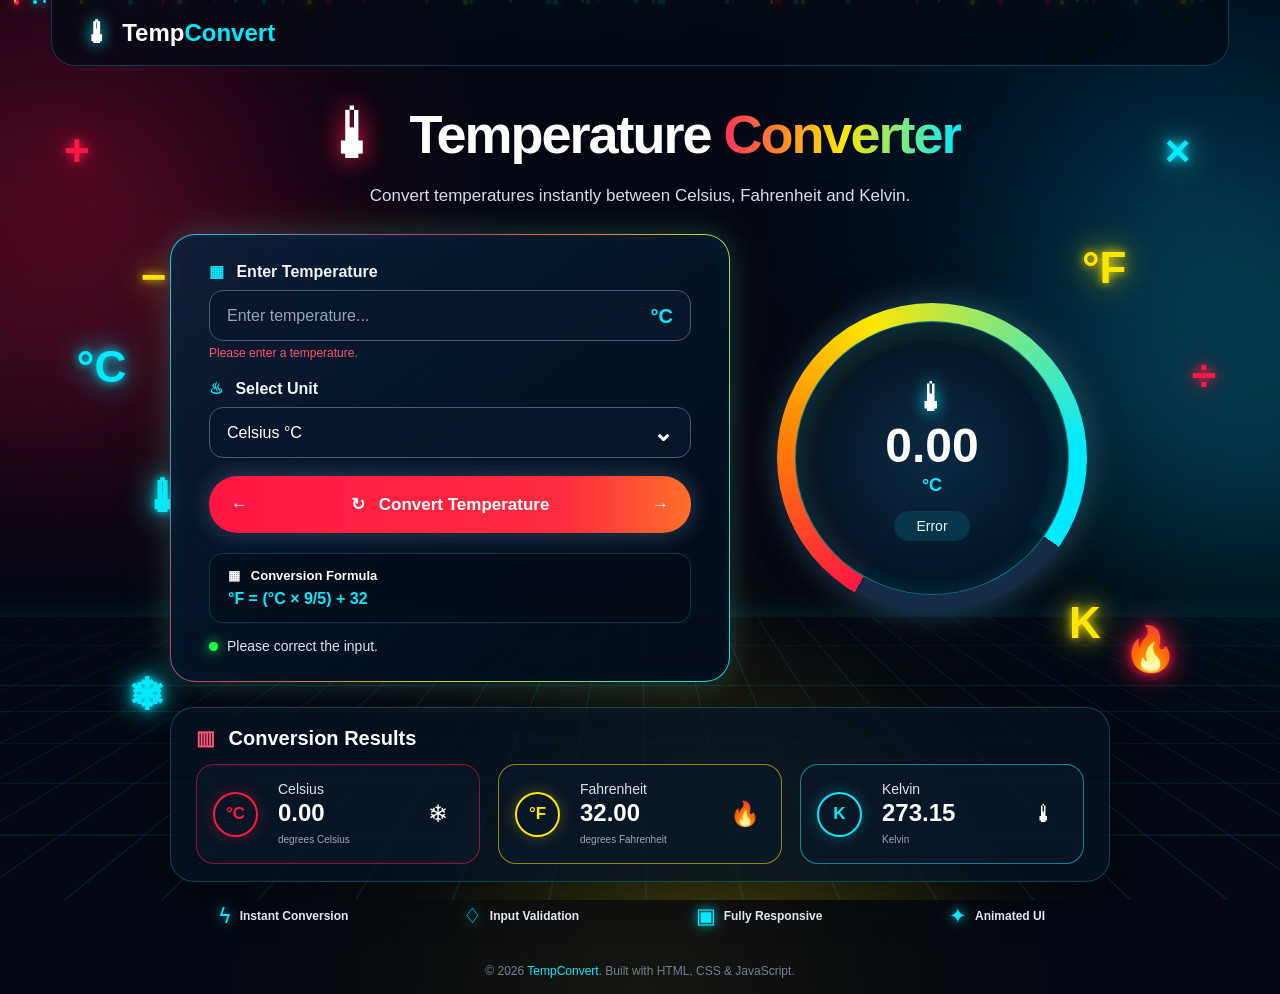
<file: index.html>
<!DOCTYPE html>
<html lang="en">
<head>
    <meta charset="UTF-8">
    <meta name="viewport" content="width=device-width, initial-scale=1.0">

    <title>TempConvert | Temperature Converter</title>

    <link rel="stylesheet" href="style.css">
</head>

<body>

    <!-- Background -->
    <div class="background">

        <div class="grid"></div>

        <div class="glow glow-red"></div>
        <div class="glow glow-cyan"></div>
        <div class="glow glow-yellow"></div>

        <span class="float red f1">+</span>
        <span class="float yellow f2">−</span>
        <span class="float cyan f3">×</span>
        <span class="float red f4">÷</span>

        <span class="float cyan f5">°C</span>
        <span class="float yellow f6">°F</span>
        <span class="float yellow f7">K</span>

        <span class="float cyan f8">❄</span>
        <span class="float red f9">🔥</span>
        <span class="float cyan f10">🌡</span>

        <div id="particles"></div>

    </div>


    <!-- Navigation -->
    <header class="navbar">

        <div class="logo">
            <span class="logo-icon">🌡</span>

            <span>
                Temp<span class="logo-blue">Convert</span>
            </span>
        </div>

    </header>


    <main class="container">

        <!-- Hero -->
        <section class="hero">

            <div class="hero-title">

                <span class="hero-icon">🌡</span>

                <h1>
                    Temperature
                    <span>Converter</span>
                </h1>

            </div>

            <p>
                Convert temperatures instantly between Celsius,
                Fahrenheit and Kelvin.
            </p>

        </section>


        <!-- Main Workspace -->
        <section class="workspace">


            <!-- Converter Card -->
            <div class="converter-card">

                <!-- Temperature Input -->
                <div class="field">

                    <label>
                        <span>▦</span>
                        Enter Temperature
                    </label>

                    <div class="input-wrap">

                        <input
                            id="temperature"
                            type="number"
                            step="any"
                            placeholder="Enter temperature..."
                            autocomplete="off"
                        >

                        <span id="inputUnit">°C</span>

                    </div>

                    <small id="errorMessage"></small>

                </div>


                <!-- Unit -->
                <div class="field">

                    <label>
                        <span>♨</span>
                        Select Unit
                    </label>

                    <div class="select-wrap">

                        <select id="unit">

                            <option value="celsius">
                                Celsius °C
                            </option>

                            <option value="fahrenheit">
                                Fahrenheit °F
                            </option>

                            <option value="kelvin">
                                Kelvin K
                            </option>

                        </select>

                        <b>⌄</b>

                    </div>

                </div>


                <!-- Convert Button -->
                <button
                    id="convertBtn"
                    class="convert-btn"
                >

                    <span>←</span>

                    <strong>
                        ↻ &nbsp; Convert Temperature
                    </strong>

                    <span>→</span>

                </button>


                <!-- Formula -->
                <div class="formula-box">

                    <div class="formula-title">
                        ▦ &nbsp; Conversion Formula
                    </div>

                    <div id="formula">
                        °F = (°C × 9/5) + 32
                    </div>

                </div>


                <!-- Status -->
                <div class="status">

                    <i></i>

                    <span id="statusText">
                        Ready
                    </span>

                </div>

            </div>


            <!-- Gauge -->
            <div class="gauge-card">

                <div class="gauge">

                    <div class="gauge-value">

                        <span class="gauge-thermo">
                            🌡
                        </span>

                        <strong id="gaugeValue">
                            0.00
                        </strong>

                        <b id="gaugeUnit">
                            °C
                        </b>

                        <em id="gaugeStatus">
                            Ready
                        </em>

                    </div>

                </div>

            </div>

        </section>


        <!-- Results -->
        <section class="results">

            <h2>
                <span>▥</span>
                Conversion Results
            </h2>


            <div class="result-grid">


                <!-- Celsius -->
                <article class="result-card celsius-card">

                    <div class="result-symbol">
                        °C
                    </div>

                    <div>

                        <p>
                            Celsius
                        </p>

                        <strong id="celsiusResult">
                            0.00
                        </strong>

                        <small>
                            degrees Celsius
                        </small>

                    </div>

                    <span>
                        ❄
                    </span>

                </article>


                <!-- Fahrenheit -->
                <article class="result-card fahrenheit-card">

                    <div class="result-symbol">
                        °F
                    </div>

                    <div>

                        <p>
                            Fahrenheit
                        </p>

                        <strong id="fahrenheitResult">
                            32.00
                        </strong>

                        <small>
                            degrees Fahrenheit
                        </small>

                    </div>

                    <span>
                        🔥
                    </span>

                </article>


                <!-- Kelvin -->
                <article class="result-card kelvin-card">

                    <div class="result-symbol">
                        K
                    </div>

                    <div>

                        <p>
                            Kelvin
                        </p>

                        <strong id="kelvinResult">
                            273.15
                        </strong>

                        <small>
                            Kelvin
                        </small>

                    </div>

                    <span>
                        🌡
                    </span>

                </article>

            </div>

        </section>


        <!-- Features -->
        <section class="features">

            <div>
                <span>ϟ</span>
                <b>Instant Conversion</b>
            </div>

            <div>
                <span>♢</span>
                <b>Input Validation</b>
            </div>

            <div>
                <span>▣</span>
                <b>Fully Responsive</b>
            </div>

            <div>
                <span>✦</span>
                <b>Animated UI</b>
            </div>

        </section>

    </main>


    <!-- Footer -->
    <footer>

        © 2026
        <span>TempConvert</span>.
        Built with HTML, CSS &amp; JavaScript.

    </footer>


    <script src="script.js"></script>

</body>
</html>
</file>
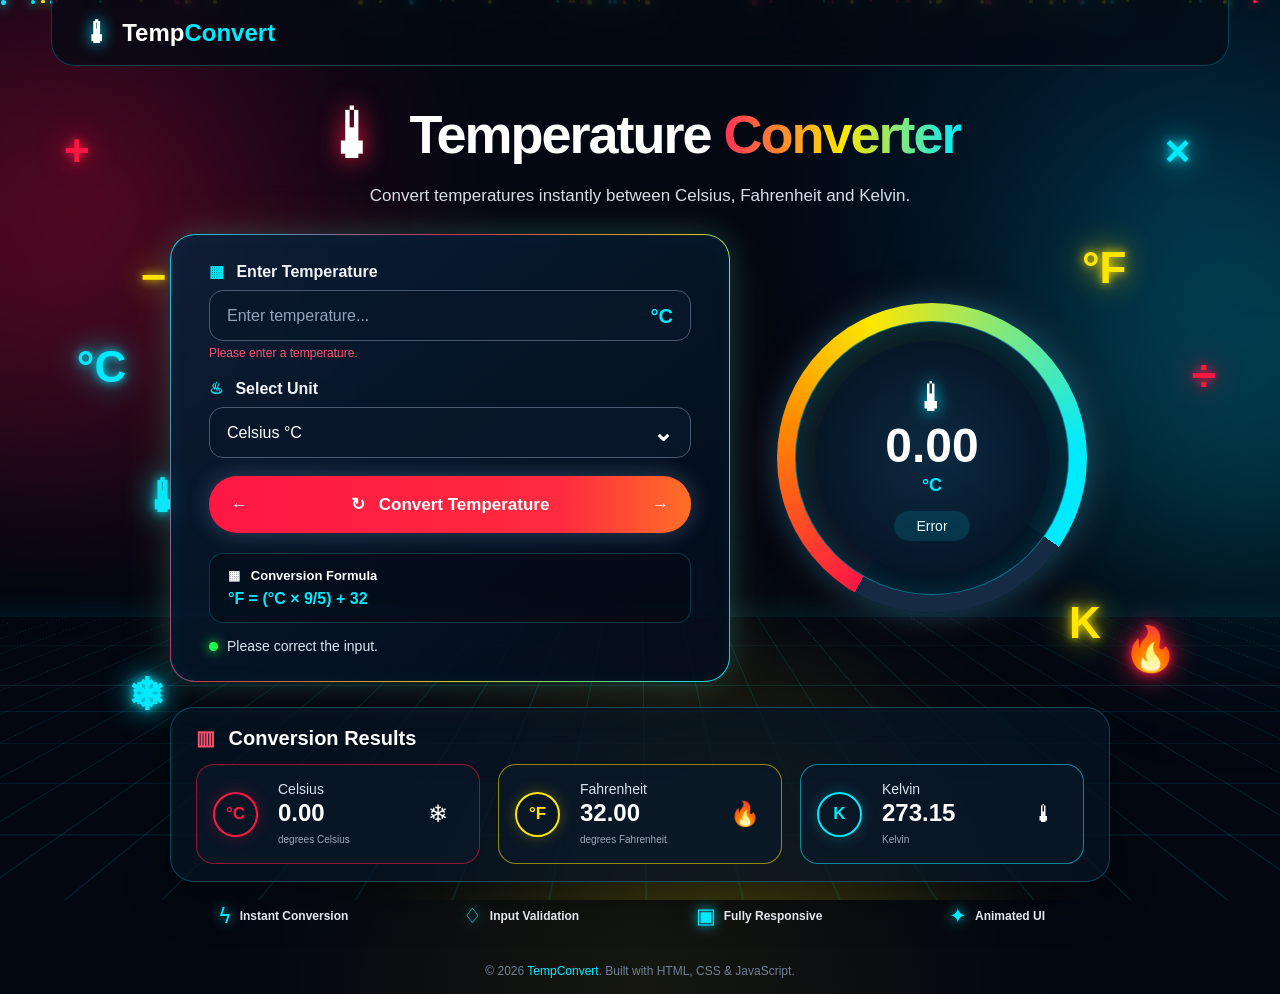
<file: WebDev-L1- Temperature Converter Website/index.html>
<!DOCTYPE html>
<html lang="en">
<head>
    <meta charset="UTF-8">
    <meta name="viewport" content="width=device-width, initial-scale=1.0">

    <title>TempConvert | Temperature Converter</title>

    <link rel="stylesheet" href="style.css">
</head>

<body>

    <!-- Background -->
    <div class="background">

        <div class="grid"></div>

        <div class="glow glow-red"></div>
        <div class="glow glow-cyan"></div>
        <div class="glow glow-yellow"></div>

        <span class="float red f1">+</span>
        <span class="float yellow f2">−</span>
        <span class="float cyan f3">×</span>
        <span class="float red f4">÷</span>

        <span class="float cyan f5">°C</span>
        <span class="float yellow f6">°F</span>
        <span class="float yellow f7">K</span>

        <span class="float cyan f8">❄</span>
        <span class="float red f9">🔥</span>
        <span class="float cyan f10">🌡</span>

        <div id="particles"></div>

    </div>


    <!-- Navigation -->
    <header class="navbar">

        <div class="logo">
            <span class="logo-icon">🌡</span>

            <span>
                Temp<span class="logo-blue">Convert</span>
            </span>
        </div>

    </header>


    <main class="container">

        <!-- Hero -->
        <section class="hero">

            <div class="hero-title">

                <span class="hero-icon">🌡</span>

                <h1>
                    Temperature
                    <span>Converter</span>
                </h1>

            </div>

            <p>
                Convert temperatures instantly between Celsius,
                Fahrenheit and Kelvin.
            </p>

        </section>


        <!-- Main Workspace -->
        <section class="workspace">


            <!-- Converter Card -->
            <div class="converter-card">

                <!-- Temperature Input -->
                <div class="field">

                    <label>
                        <span>▦</span>
                        Enter Temperature
                    </label>

                    <div class="input-wrap">

                        <input
                            id="temperature"
                            type="number"
                            step="any"
                            placeholder="Enter temperature..."
                            autocomplete="off"
                        >

                        <span id="inputUnit">°C</span>

                    </div>

                    <small id="errorMessage"></small>

                </div>


                <!-- Unit -->
                <div class="field">

                    <label>
                        <span>♨</span>
                        Select Unit
                    </label>

                    <div class="select-wrap">

                        <select id="unit">

                            <option value="celsius">
                                Celsius °C
                            </option>

                            <option value="fahrenheit">
                                Fahrenheit °F
                            </option>

                            <option value="kelvin">
                                Kelvin K
                            </option>

                        </select>

                        <b>⌄</b>

                    </div>

                </div>


                <!-- Convert Button -->
                <button
                    id="convertBtn"
                    class="convert-btn"
                >

                    <span>←</span>

                    <strong>
                        ↻ &nbsp; Convert Temperature
                    </strong>

                    <span>→</span>

                </button>


                <!-- Formula -->
                <div class="formula-box">

                    <div class="formula-title">
                        ▦ &nbsp; Conversion Formula
                    </div>

                    <div id="formula">
                        °F = (°C × 9/5) + 32
                    </div>

                </div>


                <!-- Status -->
                <div class="status">

                    <i></i>

                    <span id="statusText">
                        Ready
                    </span>

                </div>

            </div>


            <!-- Gauge -->
            <div class="gauge-card">

                <div class="gauge">

                    <div class="gauge-value">

                        <span class="gauge-thermo">
                            🌡
                        </span>

                        <strong id="gaugeValue">
                            0.00
                        </strong>

                        <b id="gaugeUnit">
                            °C
                        </b>

                        <em id="gaugeStatus">
                            Ready
                        </em>

                    </div>

                </div>

            </div>

        </section>


        <!-- Results -->
        <section class="results">

            <h2>
                <span>▥</span>
                Conversion Results
            </h2>


            <div class="result-grid">


                <!-- Celsius -->
                <article class="result-card celsius-card">

                    <div class="result-symbol">
                        °C
                    </div>

                    <div>

                        <p>
                            Celsius
                        </p>

                        <strong id="celsiusResult">
                            0.00
                        </strong>

                        <small>
                            degrees Celsius
                        </small>

                    </div>

                    <span>
                        ❄
                    </span>

                </article>


                <!-- Fahrenheit -->
                <article class="result-card fahrenheit-card">

                    <div class="result-symbol">
                        °F
                    </div>

                    <div>

                        <p>
                            Fahrenheit
                        </p>

                        <strong id="fahrenheitResult">
                            32.00
                        </strong>

                        <small>
                            degrees Fahrenheit
                        </small>

                    </div>

                    <span>
                        🔥
                    </span>

                </article>


                <!-- Kelvin -->
                <article class="result-card kelvin-card">

                    <div class="result-symbol">
                        K
                    </div>

                    <div>

                        <p>
                            Kelvin
                        </p>

                        <strong id="kelvinResult">
                            273.15
                        </strong>

                        <small>
                            Kelvin
                        </small>

                    </div>

                    <span>
                        🌡
                    </span>

                </article>

            </div>

        </section>


        <!-- Features -->
        <section class="features">

            <div>
                <span>ϟ</span>
                <b>Instant Conversion</b>
            </div>

            <div>
                <span>♢</span>
                <b>Input Validation</b>
            </div>

            <div>
                <span>▣</span>
                <b>Fully Responsive</b>
            </div>

            <div>
                <span>✦</span>
                <b>Animated UI</b>
            </div>

        </section>

    </main>


    <!-- Footer -->
    <footer>

        © 2026
        <span>TempConvert</span>.
        Built with HTML, CSS &amp; JavaScript.

    </footer>


    <script src="script.js"></script>

</body>
</html>
</file>
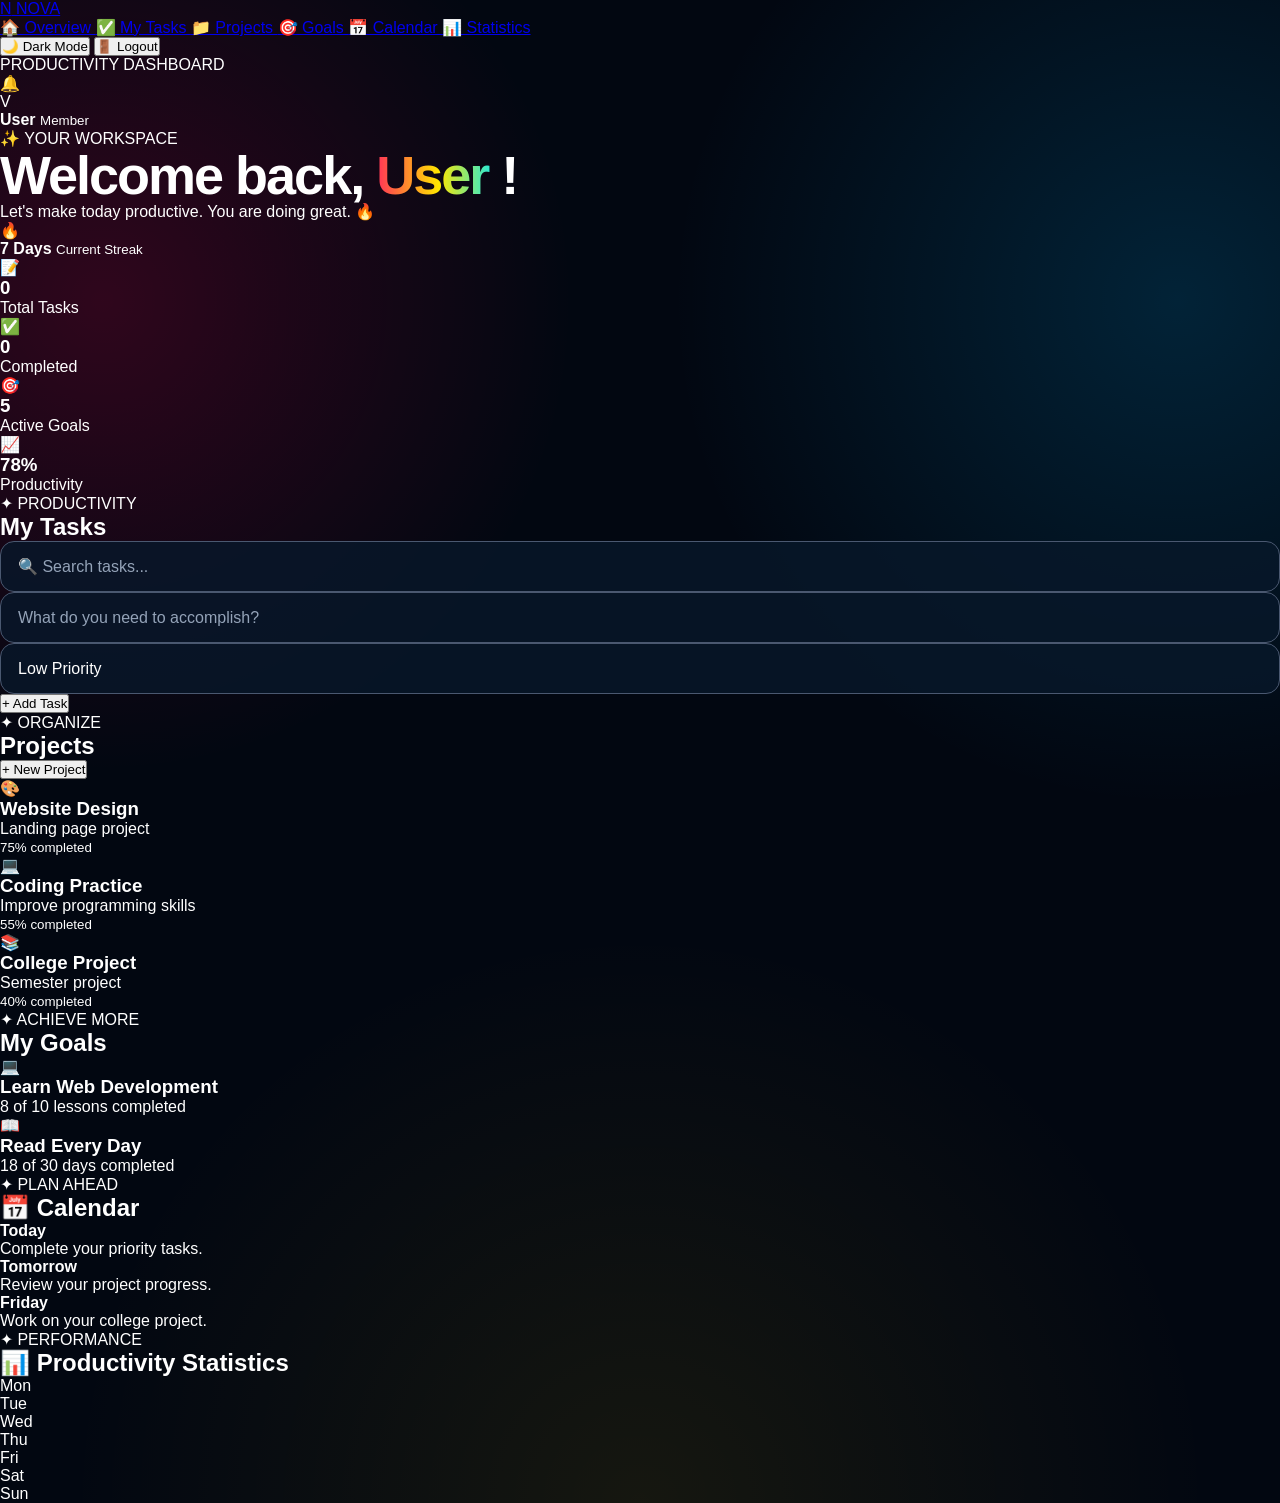
<file: dashboard.html>
<!DOCTYPE html>
<html lang="en">

<head>

    <meta charset="UTF-8">

    <meta
        name="viewport"
        content="width=device-width, initial-scale=1.0">

    <title>NOVA | Dashboard</title>

    <link rel="stylesheet" href="style.css">

</head>

<body class="dashboard-page">


    <!-- SIDEBAR -->

    <aside class="sidebar">

        <a href="dashboard.html" class="dashboard-logo">

            <span>N</span>

            NOVA

        </a>


        <nav class="side-nav">

            <a
                href="#overview"
                class="active">
                🏠 Overview
            </a>

            <a href="#tasks">
                ✅ My Tasks
            </a>

            <a href="#projects">
                📁 Projects
            </a>

            <a href="#goals">
                🎯 Goals
            </a>

            <a href="#calendar">
                📅 Calendar
            </a>

            <a href="#statistics">
                📊 Statistics
            </a>

        </nav>


        <div class="sidebar-bottom">

            <button id="themeButton">
                🌙 Dark Mode
            </button>

            <button id="logoutButton">
                🚪 Logout
            </button>

        </div>

    </aside>


    <!-- MAIN CONTENT -->

    <main class="dashboard-main">


        <!-- TOP BAR -->

        <header class="dashboard-topbar">

            <div>

                <span class="dashboard-label">
                    PRODUCTIVITY DASHBOARD
                </span>

            </div>


            <div class="profile-area">

                <div class="notification">
                    🔔
                </div>

                <div
                    class="user-avatar"
                    id="userAvatar">
                    V
                </div>

                <div>

                    <strong id="userName">
                        User
                    </strong>

                    <small>
                        Member
                    </small>

                </div>

            </div>

        </header>


        <div class="dashboard-container">


            <!-- WELCOME -->

            <section
                id="overview"
                class="welcome-section">

                <div>

                    <span class="welcome-badge">
                        ✨ YOUR WORKSPACE
                    </span>

                    <h1>
                        Welcome back,
                        <span id="dashboardName">
                            User
                        </span>!
                    </h1>

                    <p>
                        Let's make today productive.
                        You are doing great. 🔥
                    </p>

                </div>


                <div class="streak-box">

                    <span>🔥</span>

                    <div>

                        <strong>
                            7 Days
                        </strong>

                        <small>
                            Current Streak
                        </small>

                    </div>

                </div>

            </section>


            <!-- STATISTICS -->

            <section class="dashboard-cards">


                <div class="dashboard-card card-purple">

                    <div class="stat-icon">
                        📝
                    </div>

                    <div>

                        <h3 id="totalTasks">
                            0
                        </h3>

                        <p>
                            Total Tasks
                        </p>

                    </div>

                </div>


                <div class="dashboard-card card-green">

                    <div class="stat-icon">
                        ✅
                    </div>

                    <div>

                        <h3 id="completedTasks">
                            0
                        </h3>

                        <p>
                            Completed
                        </p>

                    </div>

                </div>


                <div class="dashboard-card card-orange">

                    <div class="stat-icon">
                        🎯
                    </div>

                    <div>

                        <h3>
                            5
                        </h3>

                        <p>
                            Active Goals
                        </p>

                    </div>

                </div>


                <div class="dashboard-card card-pink">

                    <div class="stat-icon">
                        📈
                    </div>

                    <div>

                        <h3>
                            78%
                        </h3>

                        <p>
                            Productivity
                        </p>

                    </div>

                </div>

            </section>


            <!-- TASKS -->

            <section
                id="tasks"
                class="dashboard-section">

                <div class="section-title">

                    <div>

                        <span>
                            ✦ PRODUCTIVITY
                        </span>

                        <h2>
                            My Tasks
                        </h2>

                    </div>

                    <div class="task-search">

                        <input
                            type="text"
                            id="taskSearch"
                            placeholder="🔍 Search tasks...">

                    </div>

                </div>


                <form
                    class="task-form"
                    id="taskForm">

                    <input
                        type="text"
                        id="taskInput"
                        placeholder="What do you need to accomplish?"
                        required>

                    <select id="taskPriority">

                        <option value="Low">
                            Low Priority
                        </option>

                        <option value="Medium">
                            Medium Priority
                        </option>

                        <option value="High">
                            High Priority
                        </option>

                    </select>

                    <button type="submit">
                        + Add Task
                    </button>

                </form>


                <div
                    id="taskList"
                    class="task-list">
                </div>

            </section>


            <!-- PROJECTS -->

            <section
                id="projects"
                class="dashboard-section">

                <div class="section-title">

                    <div>

                        <span>
                            ✦ ORGANIZE
                        </span>

                        <h2>
                            Projects
                        </h2>

                    </div>

                    <button class="small-button">
                        + New Project
                    </button>

                </div>


                <div class="project-grid">


                    <div class="project-card">

                        <div class="project-top">
                            🎨
                        </div>

                        <h3>
                            Website Design
                        </h3>

                        <p>
                            Landing page project
                        </p>

                        <div class="progress">

                            <div
                                style="width: 75%">
                            </div>

                        </div>

                        <small>
                            75% completed
                        </small>

                    </div>


                    <div class="project-card">

                        <div class="project-top">
                            💻
                        </div>

                        <h3>
                            Coding Practice
                        </h3>

                        <p>
                            Improve programming skills
                        </p>

                        <div class="progress">

                            <div
                                style="width: 55%">
                            </div>

                        </div>

                        <small>
                            55% completed
                        </small>

                    </div>


                    <div class="project-card">

                        <div class="project-top">
                            📚
                        </div>

                        <h3>
                            College Project
                        </h3>

                        <p>
                            Semester project
                        </p>

                        <div class="progress">

                            <div
                                style="width: 40%">
                            </div>

                        </div>

                        <small>
                            40% completed
                        </small>

                    </div>

                </div>

            </section>


            <!-- GOALS -->

            <section
                id="goals"
                class="dashboard-section">

                <div class="section-title">

                    <div>

                        <span>
                            ✦ ACHIEVE MORE
                        </span>

                        <h2>
                            My Goals
                        </h2>

                    </div>

                </div>


                <div class="goal-grid">


                    <div class="goal-card">

                        <span>
                            💻
                        </span>

                        <div>

                            <h3>
                                Learn Web Development
                            </h3>

                            <p>
                                8 of 10 lessons completed
                            </p>

                            <div class="progress">

                                <div
                                    style="width: 80%">
                                </div>

                            </div>

                        </div>

                    </div>


                    <div class="goal-card">

                        <span>
                            📖
                        </span>

                        <div>

                            <h3>
                                Read Every Day
                            </h3>

                            <p>
                                18 of 30 days completed
                            </p>

                            <div class="progress">

                                <div
                                    style="width: 60%">
                                </div>

                            </div>

                        </div>

                    </div>

                </div>

            </section>


            <!-- CALENDAR -->

            <section
                id="calendar"
                class="dashboard-section">

                <span>
                    ✦ PLAN AHEAD
                </span>

                <h2>
                    📅 Calendar
                </h2>

                <div class="calendar-box">

                    <div>
                        <strong>
                            Today
                        </strong>

                        <p>
                            Complete your priority tasks.
                        </p>
                    </div>

                    <div>
                        <strong>
                            Tomorrow
                        </strong>

                        <p>
                            Review your project progress.
                        </p>
                    </div>

                    <div>
                        <strong>
                            Friday
                        </strong>

                        <p>
                            Work on your college project.
                        </p>
                    </div>

                </div>

            </section>


            <!-- STATISTICS -->

            <section
                id="statistics"
                class="dashboard-section">

                <span>
                    ✦ PERFORMANCE
                </span>

                <h2>
                    📊 Productivity Statistics
                </h2>

                <div class="chart">

                    <div style="height: 40%">
                        <span>Mon</span>
                    </div>

                    <div style="height: 65%">
                        <span>Tue</span>
                    </div>

                    <div style="height: 50%">
                        <span>Wed</span>
                    </div>

                    <div style="height: 80%">
                        <span>Thu</span>
                    </div>

                    <div style="height: 70%">
                        <span>Fri</span>
                    </div>

                    <div style="height: 90%">
                        <span>Sat</span>
                    </div>

                    <div style="height: 60%">
                        <span>Sun</span>
                    </div>

                </div>

            </section>


        </div>

    </main>


    <script src="script.js"></script>

</body>

</html>
</file>
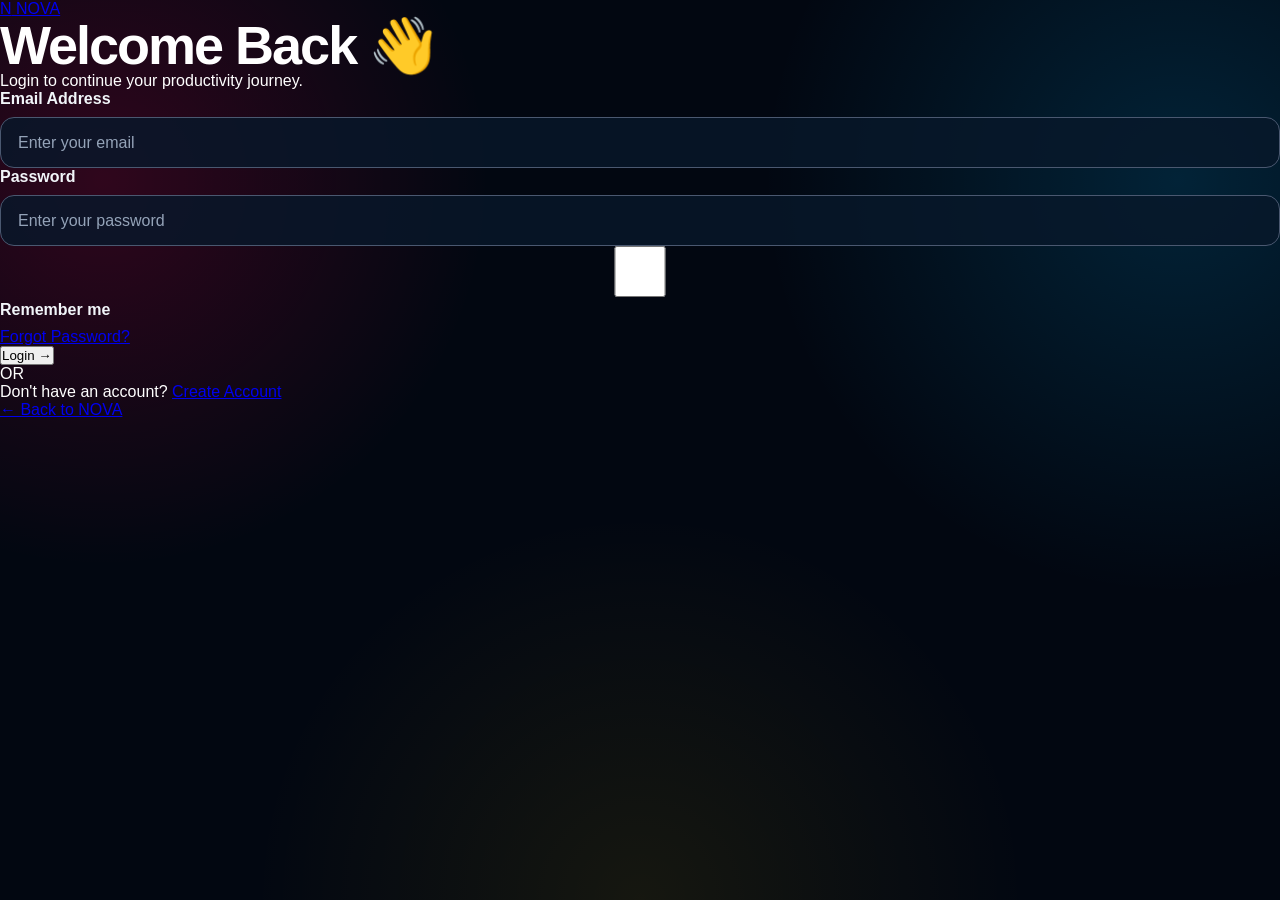
<file: login.html>
<!DOCTYPE html>
<html lang="en">

<head>
    <meta charset="UTF-8">
    <meta name="viewport" content="width=device-width, initial-scale=1.0">

    <title>NOVA | Login</title>

    <link rel="stylesheet" href="style.css">
</head>

<body>

    <div class="auth-page">

        <div class="auth-container">

            <a href="index.html" class="auth-logo">
                <span>N</span> NOVA
            </a>

            <h1>Welcome Back 👋</h1>

            <p class="auth-subtitle">
                Login to continue your productivity journey.
            </p>

            <form id="loginForm">

                <div class="form-group">

                    <label for="loginEmail">
                        Email Address
                    </label>

                    <input
                        type="email"
                        id="loginEmail"
                        placeholder="Enter your email"
                        required
                    >

                </div>

                <div class="form-group">

                    <label for="loginPassword">
                        Password
                    </label>

                    <input
                        type="password"
                        id="loginPassword"
                        placeholder="Enter your password"
                        required
                    >

                </div>

                <div class="form-options">

                    <label>
                        <input type="checkbox">
                        Remember me
                    </label>

                    <a href="#">
                        Forgot Password?
                    </a>

                </div>

                <button
                    type="submit"
                    class="auth-button">
                    Login →
                </button>

                <p
                    id="loginMessage"
                    class="auth-message">
                </p>

            </form>

            <div class="auth-divider">
                <span>OR</span>
            </div>

            <p class="auth-footer">

                Don't have an account?

                <a href="signup.html">
                    Create Account
                </a>

            </p>

            <p class="auth-footer">

                <a href="index.html">
                    ← Back to NOVA
                </a>

            </p>

        </div>

    </div>

    <script src="script.js"></script>

</body>

</html>
</file>
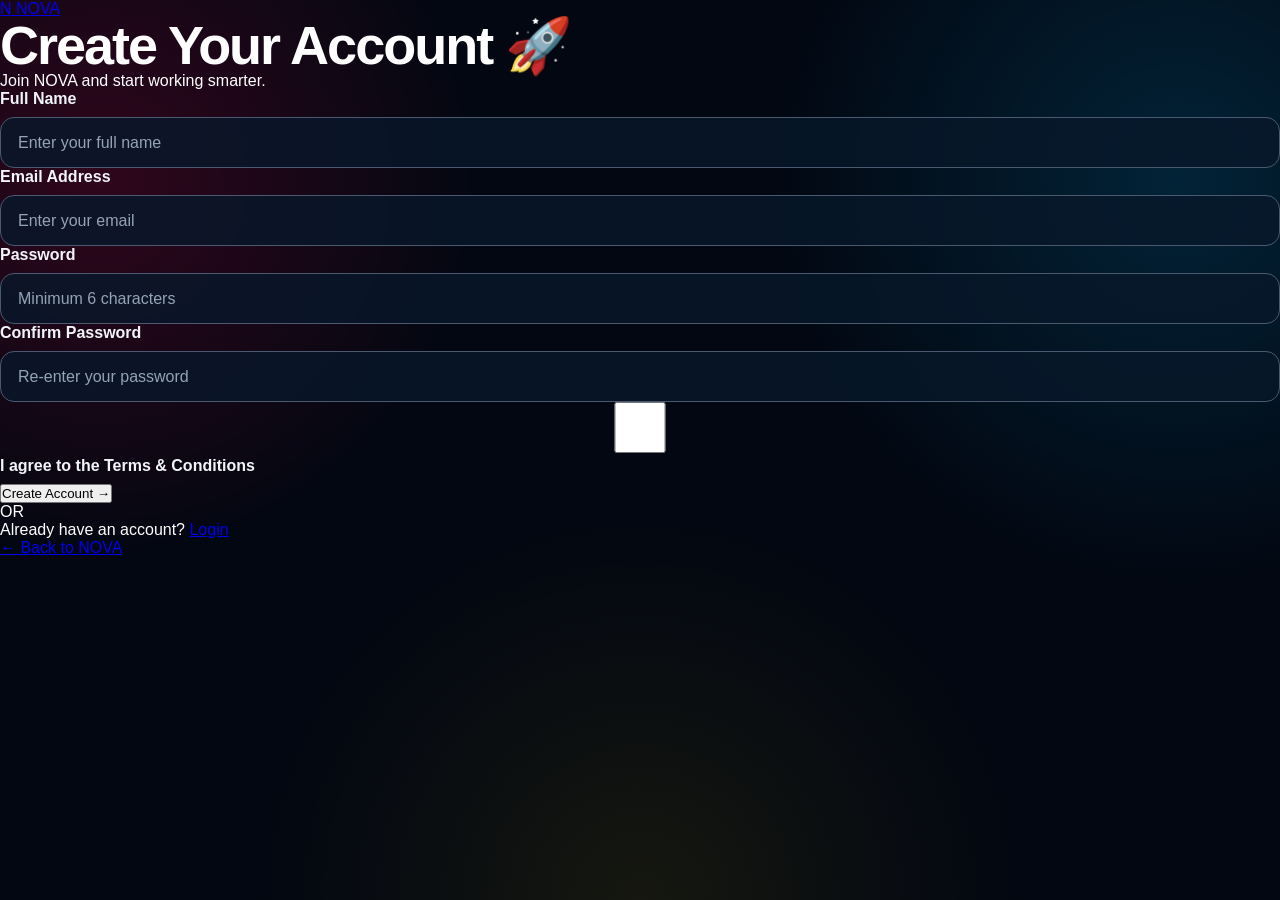
<file: signup.html>
<!DOCTYPE html>
<html lang="en">

<head>

    <meta charset="UTF-8">

    <meta
        name="viewport"
        content="width=device-width, initial-scale=1.0">

    <title>NOVA | Create Account</title>

    <link rel="stylesheet" href="style.css">

</head>

<body>

    <div class="auth-page">

        <div class="auth-container">

            <a href="index.html" class="auth-logo">
                <span>N</span> NOVA
            </a>

            <h1>Create Your Account 🚀</h1>

            <p class="auth-subtitle">
                Join NOVA and start working smarter.
            </p>


            <form id="signupForm">

                <div class="form-group">

                    <label for="signupName">
                        Full Name
                    </label>

                    <input
                        type="text"
                        id="signupName"
                        placeholder="Enter your full name"
                        required
                    >

                </div>


                <div class="form-group">

                    <label for="signupEmail">
                        Email Address
                    </label>

                    <input
                        type="email"
                        id="signupEmail"
                        placeholder="Enter your email"
                        required
                    >

                </div>


                <div class="form-group">

                    <label for="signupPassword">
                        Password
                    </label>

                    <input
                        type="password"
                        id="signupPassword"
                        placeholder="Minimum 6 characters"
                        required
                    >

                </div>


                <div class="form-group">

                    <label for="confirmPassword">
                        Confirm Password
                    </label>

                    <input
                        type="password"
                        id="confirmPassword"
                        placeholder="Re-enter your password"
                        required
                    >

                </div>


                <label class="terms">

                    <input
                        type="checkbox"
                        required>

                    I agree to the Terms & Conditions

                </label>


                <button
                    type="submit"
                    class="auth-button">

                    Create Account →

                </button>


                <p
                    id="signupMessage"
                    class="auth-message">
                </p>

            </form>


            <div class="auth-divider">
                <span>OR</span>
            </div>


            <p class="auth-footer">

                Already have an account?

                <a href="login.html">
                    Login
                </a>

            </p>


            <p class="auth-footer">

                <a href="index.html">
                    ← Back to NOVA
                </a>

            </p>

        </div>

    </div>


    <script src="script.js"></script>

</body>

</html>
</file>
<file: style.css>
* {
    box-sizing: border-box;
    margin: 0;
    padding: 0;
}

html {
    scroll-behavior: smooth;
}

body {
    min-height: 100vh;

    color: white;

    font-family:
        "Segoe UI",
        Arial,
        sans-serif;

    background:
        radial-gradient(
            circle at 8% 20%,
            rgba(255, 0, 80, 0.18),
            transparent 28%
        ),

        radial-gradient(
            circle at 92% 20%,
            rgba(0, 180, 255, 0.16),
            transparent 30%
        ),

        radial-gradient(
            circle at 50% 100%,
            rgba(255, 210, 0, 0.08),
            transparent 35%
        ),

        #020711;

    overflow-x: hidden;
}


/* =========================
   BACKGROUND
========================= */

.background {
    position: fixed;
    inset: 0;

    z-index: -2;

    overflow: hidden;

    pointer-events: none;
}


.grid {

    position: absolute;

    width: 180%;
    height: 55%;

    left: -40%;
    bottom: -5%;

    background-image:

        linear-gradient(
            rgba(0, 220, 255, 0.14) 1px,
            transparent 1px
        ),

        linear-gradient(
            90deg,
            rgba(0, 220, 255, 0.14) 1px,
            transparent 1px
        );

    background-size: 55px 55px;

    transform:
        perspective(500px)
        rotateX(62deg);

    box-shadow:
        0 -40px 100px
        rgba(0, 210, 255, 0.08);

    animation:
        gridMove 12s linear infinite;
}


@keyframes gridMove {

    to {
        background-position:
            0 55px,
            55px 0;
    }

}


.glow {

    position: absolute;

    width: 400px;
    height: 400px;

    border-radius: 50%;

    filter: blur(110px);

    opacity: 0.2;
}


.glow-red {

    background: #ff1744;

    left: -180px;
    top: 5%;
}


.glow-cyan {

    background: #00eaff;

    right: -180px;
    top: 20%;
}


.glow-yellow {

    background: #ffe600;

    left: 42%;
    bottom: -230px;
}


/* Floating symbols */

.float {

    position: absolute;

    font-weight: 800;

    font-size: 44px;

    text-shadow:
        0 0 10px currentColor,
        0 0 30px currentColor;

    animation:
        float 5s ease-in-out infinite;
}


.red {
    color: #ff1744;
}

.cyan {
    color: #00eaff;
}

.yellow {
    color: #ffe600;
}


.f1 {
    left: 5%;
    top: 14%;
}

.f2 {
    left: 11%;
    top: 28%;
}

.f3 {
    right: 7%;
    top: 14%;
}

.f4 {
    right: 5%;
    top: 39%;
}

.f5 {
    left: 6%;
    top: 38%;
}

.f6 {
    right: 12%;
    top: 27%;
}

.f7 {
    right: 14%;
    bottom: 28%;
}

.f8 {
    left: 10%;
    bottom: 20%;
}

.f9 {
    right: 8%;
    bottom: 25%;
}

.f10 {
    left: 11%;
    bottom: 42%;
}


@keyframes float {

    50% {
        transform:
            translateY(-25px)
            rotate(8deg);
    }

}


/* =========================
   PARTICLES
========================= */

#particles {

    position: absolute;

    inset: 0;
}


.particle {

    position: absolute;

    border-radius: 50%;

    animation:
        particle linear infinite;
}


@keyframes particle {

    from {
        transform: translateY(105vh);
        opacity: 0;
    }

    20%,
    80% {
        opacity: 1;
    }

    to {
        transform: translateY(-15vh);
        opacity: 0;
    }

}


/* =========================
   NAVBAR
========================= */

.navbar {

    width: min(1328px, 92%);

    height: 66px;

    margin: 0 auto;

    padding: 0 30px;

    display: flex;

    align-items: center;

    justify-content: space-between;

    background:
        rgba(4, 10, 20, 0.72);

    border:
        1px solid
        rgba(0, 220, 255, 0.25);

    border-top: 0;

    border-radius:
        0 0 24px 24px;

    backdrop-filter: blur(18px);
}


.logo {

    display: flex;

    align-items: center;

    gap: 10px;

    font-size: 24px;

    font-weight: 800;
}


.logo-icon {

    font-size: 30px;

    text-shadow:
        0 0 15px #00eaff;
}


.logo-blue {

    color: #00eaff;
}


.nav-text {

    font-size: 13px;

    color: #cbd5e1;

    letter-spacing: 0.5px;
}


/* =========================
   CONTAINER
========================= */

.container {

    width: min(940px, 92%);

    margin: auto;

    padding:
        28px 0 20px;
}


/* =========================
   HERO
========================= */

.hero {

    text-align: center;

    margin-bottom: 28px;
}


.hero-title {

    display: flex;

    justify-content: center;

    align-items: center;

    gap: 20px;
}


.hero-icon {

    font-size: 70px;

    filter:
        drop-shadow(
            0 0 12px #ff1744
        );
}


h1 {

    font-size: 54px;

    line-height: 1;

    font-weight: 800;

    letter-spacing: -2px;
}


h1 span {

    background:
        linear-gradient(
            90deg,
            #ff3158,
            #ffe600,
            #00eaff
        );

    -webkit-background-clip: text;

    background-clip: text;

    color: transparent;
}


.hero p {

    font-size: 17px;

    color: #d7deea;

    margin-top: 12px;
}


/* =========================
   WORKSPACE
========================= */

.workspace {

    display: grid;

    grid-template-columns:
        560px 1fr;

    gap: 24px;

    align-items: center;
}


/* =========================
   CONVERTER CARD
========================= */

.converter-card {

    position: relative;

    padding:
        27px 38px;

    border-radius: 25px;

    background:
        linear-gradient(
            145deg,
            rgba(8, 34, 58, 0.82),
            rgba(4, 12, 27, 0.84)
        );

    border:
        1px solid
        rgba(0, 220, 255, 0.55);

    box-shadow:

        0 0 28px
        rgba(0, 210, 255, 0.18),

        0 0 55px
        rgba(255, 180, 0, 0.12),

        inset 0 0 25px
        rgba(0, 220, 255, 0.04);
}


.converter-card::before {

    content: "";

    position: absolute;

    inset: -1px;

    border-radius: 25px;

    padding: 1px;

    background:
        linear-gradient(
            120deg,
            #00eaff,
            #ff1744,
            #ffe600,
            #00eaff
        );

    -webkit-mask:
        linear-gradient(#000 0 0)
        content-box,
        linear-gradient(#000 0 0);

    -webkit-mask-composite: xor;

    mask-composite: exclude;

    opacity: 0.8;

    pointer-events: none;
}


/* Fields */

.field {

    margin-bottom: 18px;
}


label {

    display: block;

    font-size: 16px;

    font-weight: 700;

    margin-bottom: 9px;

    color: #f1f5f9;
}


label span {

    color: #00eaff;

    margin-right: 8px;
}


.input-wrap,
.select-wrap {

    position: relative;
}


input,
select {

    width: 100%;

    height: 51px;

    border-radius: 14px;

    border:
        1px solid
        #4a5870;

    outline: none;

    color: white;

    background:
        rgba(8, 24, 42, 0.82);

    font-size: 16px;

    padding:
        0 70px 0 17px;

    transition: 0.25s;
}


input::placeholder {

    color: #94a3b8;
}


input:focus,
select:focus {

    border-color: #00eaff;

    box-shadow:
        0 0 18px
        rgba(0, 234, 255, 0.16);
}


.input-wrap > span {

    position: absolute;

    right: 18px;

    top: 50%;

    transform:
        translateY(-50%);

    font-size: 20px;

    font-weight: 800;

    color: #00eaff;
}


select {

    appearance: none;

    cursor: pointer;

    padding-right: 45px;
}


.select-wrap b {

    position: absolute;

    right: 18px;

    top: 50%;

    transform:
        translateY(-50%);

    color: white;

    font-size: 24px;

    pointer-events: none;
}


#errorMessage {

    display: block;

    min-height: 15px;

    margin-top: 5px;

    color: #ff5370;

    font-size: 12px;
}


/* =========================
   CONVERT BUTTON
========================= */

.convert-btn {

    width: 100%;

    height: 57px;

    border: 0;

    border-radius: 28px;

    cursor: pointer;

    color: white;

    background:
        linear-gradient(
            90deg,
            #ff1744,
            #ff2b3f,
            #ffe600,
            #00eaff
        );

    background-size: 220% 100%;

    font-size: 17px;

    display: flex;

    align-items: center;

    justify-content: space-between;

    padding: 0 22px;

    box-shadow:

        0 0 25px
        rgba(0, 220, 255, 0.24),

        0 0 25px
        rgba(255, 23, 68, 0.2);

    animation:
        buttonFlow 5s linear infinite;

    transition: 0.25s;
}


.convert-btn:hover {

    transform: translateY(-2px);

    box-shadow:
        0 0 35px
        rgba(0, 234, 255, 0.35);
}


.convert-btn:active {

    transform: scale(0.98);
}


@keyframes buttonFlow {

    to {
        background-position:
            220% 0;
    }

}


/* =========================
   FORMULA
========================= */

.formula-box {

    margin-top: 20px;

    padding: 14px 18px;

    border-radius: 14px;

    background:
        rgba(0, 0, 0, 0.25);

    border:
        1px solid
        rgba(0, 234, 255, 0.2);
}


.formula-title {

    font-size: 13px;

    font-weight: 700;

    margin-bottom: 7px;
}


#formula {

    font-size: 16px;

    color: #00eaff;

    font-weight: 600;
}


/* Status */

.status {

    display: flex;

    align-items: center;

    gap: 9px;

    margin-top: 15px;

    color: #dbe4ef;

    font-size: 14px;
}


.status i {

    width: 9px;

    height: 9px;

    border-radius: 50%;

    background: #1cff4a;

    box-shadow:
        0 0 12px #1cff4a;
}


/* =========================
   GAUGE
========================= */

.gauge-card {

    display: flex;

    justify-content: center;

    align-items: center;
}


.gauge {

    width: 310px;

    height: 310px;

    border-radius: 50%;

    padding: 12px;

    background:
        conic-gradient(
            from 210deg,
            #ff1744 0deg,
            #ff8c00 75deg,
            #ffe600 125deg,
            #00eaff 235deg,
            #00eaff 275deg,
            #152b43 275deg
        );

    box-shadow:

        0 0 30px
        rgba(0, 234, 255, 0.28),

        0 0 50px
        rgba(255, 23, 68, 0.14);

    position: relative;
}


.gauge::before {

    content: "";

    position: absolute;

    inset: 18px;

    border-radius: 50%;

    background:
        rgba(4, 19, 35, 0.96);

    border:
        1px solid
        rgba(0, 234, 255, 0.45);

    box-shadow:
        inset 0 0 30px
        rgba(0, 234, 255, 0.15);
}


.gauge-value {

    position: absolute;

    inset: 38px;

    border-radius: 50%;

    z-index: 1;

    display: flex;

    flex-direction: column;

    align-items: center;

    justify-content: center;

    background:
        radial-gradient(
            circle,
            rgba(13, 46, 73, 0.8),
            rgba(3, 14, 28, 0.95)
        );
}


.gauge-thermo {

    font-size: 40px;

    filter:
        drop-shadow(
            0 0 8px #00eaff
        );
}


.gauge-value strong {

    font-size: 48px;

    line-height: 1;

    margin-top: 2px;
}


.gauge-value b {

    font-size: 18px;

    color: #00eaff;

    margin-top: 5px;
}


.gauge-value em {

    font-style: normal;

    background:
        rgba(0, 234, 255, 0.12);

    padding:
        7px 22px;

    border-radius: 20px;

    margin-top: 15px;

    font-size: 14px;

    color: #e6faff;
}


/* =========================
   RESULTS
========================= */

.results {

    margin-top: 25px;

    padding:
        18px 25px 17px;

    border-radius: 24px;

    background:
        rgba(6, 20, 35, 0.78);

    border:
        1px solid
        rgba(0, 234, 255, 0.25);

    box-shadow:
        0 15px 45px
        rgba(0, 0, 0, 0.35);
}


.results h2 {

    font-size: 20px;

    margin-bottom: 14px;
}


.results h2 span {

    color: #ff5370;

    margin-right: 8px;
}


.result-grid {

    display: grid;

    grid-template-columns:
        repeat(3, 1fr);

    gap: 18px;
}


.result-card {

    min-height: 100px;

    border-radius: 18px;

    padding: 16px;

    display: grid;

    grid-template-columns:
        55px 1fr 35px;

    align-items: center;

    gap: 10px;

    background:
        rgba(10, 25, 42, 0.75);

    border:
        1px solid
        rgba(255, 255, 255, 0.15);
}


.celsius-card {

    border-color:
        rgba(255, 23, 68, 0.55);
}


.fahrenheit-card {

    border-color:
        rgba(255, 230, 0, 0.55);
}


.kelvin-card {

    border-color:
        rgba(0, 234, 255, 0.55);
}


.result-symbol {

    width: 45px;

    height: 45px;

    border-radius: 50%;

    display: grid;

    place-items: center;

    font-weight: 800;

    font-size: 17px;
}


.celsius-card .result-symbol {

    border:
        2px solid #ff1744;

    color: #ff1744;

    box-shadow:
        0 0 15px
        rgba(255, 23, 68, 0.25);
}


.fahrenheit-card .result-symbol {

    border:
        2px solid #ffe600;

    color: #ffe600;

    box-shadow:
        0 0 15px
        rgba(255, 230, 0, 0.25);
}


.kelvin-card .result-symbol {

    border:
        2px solid #00eaff;

    color: #00eaff;

    box-shadow:
        0 0 15px
        rgba(0, 234, 255, 0.25);
}


.result-card p {

    font-size: 14px;

    color: #d9e1ec;
}


.result-card strong {

    display: block;

    font-size: 24px;

    margin: 2px 0;
}


.result-card small {

    font-size: 10px;

    color: #9aa8ba;
}


.result-card > span {

    font-size: 24px;
}


/* =========================
   FEATURES
========================= */

.features {

    display: grid;

    grid-template-columns:
        repeat(4, 1fr);

    gap: 12px;

    margin-top: 22px;
}


.features div {

    display: flex;

    justify-content: center;

    align-items: center;

    gap: 8px;

    color: #e2e8f0;

    font-size: 12px;
}


.features span {

    font-size: 21px;

    color: #00eaff;

    text-shadow:
        0 0 12px #00eaff;
}


/* =========================
   FOOTER
========================= */

footer {

    text-align: center;

    padding: 16px;

    color: #718096;

    font-size: 12px;
}


footer span {

    color: #00eaff;
}


/* =========================
   RESPONSIVE
========================= */

@media (max-width: 900px) {

    .workspace {

        grid-template-columns: 1fr;
    }

    .gauge {

        width: 250px;
        height: 250px;
    }

    .container {

        width: min(650px, 92%);
    }

}


@media (max-width: 650px) {

    .navbar {

        height: 58px;

        padding: 0 16px;
    }

    .nav-text {

        display: none;
    }

    .logo {

        font-size: 19px;
    }

    .hero-title {

        gap: 10px;
    }

    .hero-icon {

        font-size: 45px;
    }

    h1 {

        font-size: 38px;
    }

    .hero p {

        font-size: 14px;
    }

    .converter-card {

        padding: 22px;
    }

    .result-grid {

        grid-template-columns: 1fr;
    }

    .features {

        grid-template-columns:
            repeat(2, 1fr);
    }

    .float {

        font-size: 30px;
    }

}


@media (max-width: 430px) {

    h1 {

        font-size: 32px;
    }

    .hero-title {

        align-items: flex-start;
    }

    .hero-icon {

        font-size: 35px;
    }

    .features {

        grid-template-columns: 1fr;
    }

    .gauge {

        width: 220px;
        height: 220px;
    }

    .gauge-value strong {

        font-size: 38px;
    }

}
</file>
<file: WebDev-L1- Temperature Converter Website/style.css>
* {
    box-sizing: border-box;
    margin: 0;
    padding: 0;
}

html {
    scroll-behavior: smooth;
}

body {
    min-height: 100vh;

    color: white;

    font-family:
        "Segoe UI",
        Arial,
        sans-serif;

    background:
        radial-gradient(
            circle at 8% 20%,
            rgba(255, 0, 80, 0.18),
            transparent 28%
        ),

        radial-gradient(
            circle at 92% 20%,
            rgba(0, 180, 255, 0.16),
            transparent 30%
        ),

        radial-gradient(
            circle at 50% 100%,
            rgba(255, 210, 0, 0.08),
            transparent 35%
        ),

        #020711;

    overflow-x: hidden;
}


/* =========================
   BACKGROUND
========================= */

.background {
    position: fixed;
    inset: 0;

    z-index: -2;

    overflow: hidden;

    pointer-events: none;
}


.grid {

    position: absolute;

    width: 180%;
    height: 55%;

    left: -40%;
    bottom: -5%;

    background-image:

        linear-gradient(
            rgba(0, 220, 255, 0.14) 1px,
            transparent 1px
        ),

        linear-gradient(
            90deg,
            rgba(0, 220, 255, 0.14) 1px,
            transparent 1px
        );

    background-size: 55px 55px;

    transform:
        perspective(500px)
        rotateX(62deg);

    box-shadow:
        0 -40px 100px
        rgba(0, 210, 255, 0.08);

    animation:
        gridMove 12s linear infinite;
}


@keyframes gridMove {

    to {
        background-position:
            0 55px,
            55px 0;
    }

}


.glow {

    position: absolute;

    width: 400px;
    height: 400px;

    border-radius: 50%;

    filter: blur(110px);

    opacity: 0.2;
}


.glow-red {

    background: #ff1744;

    left: -180px;
    top: 5%;
}


.glow-cyan {

    background: #00eaff;

    right: -180px;
    top: 20%;
}


.glow-yellow {

    background: #ffe600;

    left: 42%;
    bottom: -230px;
}


/* Floating symbols */

.float {

    position: absolute;

    font-weight: 800;

    font-size: 44px;

    text-shadow:
        0 0 10px currentColor,
        0 0 30px currentColor;

    animation:
        float 5s ease-in-out infinite;
}


.red {
    color: #ff1744;
}

.cyan {
    color: #00eaff;
}

.yellow {
    color: #ffe600;
}


.f1 {
    left: 5%;
    top: 14%;
}

.f2 {
    left: 11%;
    top: 28%;
}

.f3 {
    right: 7%;
    top: 14%;
}

.f4 {
    right: 5%;
    top: 39%;
}

.f5 {
    left: 6%;
    top: 38%;
}

.f6 {
    right: 12%;
    top: 27%;
}

.f7 {
    right: 14%;
    bottom: 28%;
}

.f8 {
    left: 10%;
    bottom: 20%;
}

.f9 {
    right: 8%;
    bottom: 25%;
}

.f10 {
    left: 11%;
    bottom: 42%;
}


@keyframes float {

    50% {
        transform:
            translateY(-25px)
            rotate(8deg);
    }

}


/* =========================
   PARTICLES
========================= */

#particles {

    position: absolute;

    inset: 0;
}


.particle {

    position: absolute;

    border-radius: 50%;

    animation:
        particle linear infinite;
}


@keyframes particle {

    from {
        transform: translateY(105vh);
        opacity: 0;
    }

    20%,
    80% {
        opacity: 1;
    }

    to {
        transform: translateY(-15vh);
        opacity: 0;
    }

}


/* =========================
   NAVBAR
========================= */

.navbar {

    width: min(1328px, 92%);

    height: 66px;

    margin: 0 auto;

    padding: 0 30px;

    display: flex;

    align-items: center;

    justify-content: space-between;

    background:
        rgba(4, 10, 20, 0.72);

    border:
        1px solid
        rgba(0, 220, 255, 0.25);

    border-top: 0;

    border-radius:
        0 0 24px 24px;

    backdrop-filter: blur(18px);
}


.logo {

    display: flex;

    align-items: center;

    gap: 10px;

    font-size: 24px;

    font-weight: 800;
}


.logo-icon {

    font-size: 30px;

    text-shadow:
        0 0 15px #00eaff;
}


.logo-blue {

    color: #00eaff;
}


.nav-text {

    font-size: 13px;

    color: #cbd5e1;

    letter-spacing: 0.5px;
}


/* =========================
   CONTAINER
========================= */

.container {

    width: min(940px, 92%);

    margin: auto;

    padding:
        28px 0 20px;
}


/* =========================
   HERO
========================= */

.hero {

    text-align: center;

    margin-bottom: 28px;
}


.hero-title {

    display: flex;

    justify-content: center;

    align-items: center;

    gap: 20px;
}


.hero-icon {

    font-size: 70px;

    filter:
        drop-shadow(
            0 0 12px #ff1744
        );
}


h1 {

    font-size: 54px;

    line-height: 1;

    font-weight: 800;

    letter-spacing: -2px;
}


h1 span {

    background:
        linear-gradient(
            90deg,
            #ff3158,
            #ffe600,
            #00eaff
        );

    -webkit-background-clip: text;

    background-clip: text;

    color: transparent;
}


.hero p {

    font-size: 17px;

    color: #d7deea;

    margin-top: 12px;
}


/* =========================
   WORKSPACE
========================= */

.workspace {

    display: grid;

    grid-template-columns:
        560px 1fr;

    gap: 24px;

    align-items: center;
}


/* =========================
   CONVERTER CARD
========================= */

.converter-card {

    position: relative;

    padding:
        27px 38px;

    border-radius: 25px;

    background:
        linear-gradient(
            145deg,
            rgba(8, 34, 58, 0.82),
            rgba(4, 12, 27, 0.84)
        );

    border:
        1px solid
        rgba(0, 220, 255, 0.55);

    box-shadow:

        0 0 28px
        rgba(0, 210, 255, 0.18),

        0 0 55px
        rgba(255, 180, 0, 0.12),

        inset 0 0 25px
        rgba(0, 220, 255, 0.04);
}


.converter-card::before {

    content: "";

    position: absolute;

    inset: -1px;

    border-radius: 25px;

    padding: 1px;

    background:
        linear-gradient(
            120deg,
            #00eaff,
            #ff1744,
            #ffe600,
            #00eaff
        );

    -webkit-mask:
        linear-gradient(#000 0 0)
        content-box,
        linear-gradient(#000 0 0);

    -webkit-mask-composite: xor;

    mask-composite: exclude;

    opacity: 0.8;

    pointer-events: none;
}


/* Fields */

.field {

    margin-bottom: 18px;
}


label {

    display: block;

    font-size: 16px;

    font-weight: 700;

    margin-bottom: 9px;

    color: #f1f5f9;
}


label span {

    color: #00eaff;

    margin-right: 8px;
}


.input-wrap,
.select-wrap {

    position: relative;
}


input,
select {

    width: 100%;

    height: 51px;

    border-radius: 14px;

    border:
        1px solid
        #4a5870;

    outline: none;

    color: white;

    background:
        rgba(8, 24, 42, 0.82);

    font-size: 16px;

    padding:
        0 70px 0 17px;

    transition: 0.25s;
}


input::placeholder {

    color: #94a3b8;
}


input:focus,
select:focus {

    border-color: #00eaff;

    box-shadow:
        0 0 18px
        rgba(0, 234, 255, 0.16);
}


.input-wrap > span {

    position: absolute;

    right: 18px;

    top: 50%;

    transform:
        translateY(-50%);

    font-size: 20px;

    font-weight: 800;

    color: #00eaff;
}


select {

    appearance: none;

    cursor: pointer;

    padding-right: 45px;
}


.select-wrap b {

    position: absolute;

    right: 18px;

    top: 50%;

    transform:
        translateY(-50%);

    color: white;

    font-size: 24px;

    pointer-events: none;
}


#errorMessage {

    display: block;

    min-height: 15px;

    margin-top: 5px;

    color: #ff5370;

    font-size: 12px;
}


/* =========================
   CONVERT BUTTON
========================= */

.convert-btn {

    width: 100%;

    height: 57px;

    border: 0;

    border-radius: 28px;

    cursor: pointer;

    color: white;

    background:
        linear-gradient(
            90deg,
            #ff1744,
            #ff2b3f,
            #ffe600,
            #00eaff
        );

    background-size: 220% 100%;

    font-size: 17px;

    display: flex;

    align-items: center;

    justify-content: space-between;

    padding: 0 22px;

    box-shadow:

        0 0 25px
        rgba(0, 220, 255, 0.24),

        0 0 25px
        rgba(255, 23, 68, 0.2);

    animation:
        buttonFlow 5s linear infinite;

    transition: 0.25s;
}


.convert-btn:hover {

    transform: translateY(-2px);

    box-shadow:
        0 0 35px
        rgba(0, 234, 255, 0.35);
}


.convert-btn:active {

    transform: scale(0.98);
}


@keyframes buttonFlow {

    to {
        background-position:
            220% 0;
    }

}


/* =========================
   FORMULA
========================= */

.formula-box {

    margin-top: 20px;

    padding: 14px 18px;

    border-radius: 14px;

    background:
        rgba(0, 0, 0, 0.25);

    border:
        1px solid
        rgba(0, 234, 255, 0.2);
}


.formula-title {

    font-size: 13px;

    font-weight: 700;

    margin-bottom: 7px;
}


#formula {

    font-size: 16px;

    color: #00eaff;

    font-weight: 600;
}


/* Status */

.status {

    display: flex;

    align-items: center;

    gap: 9px;

    margin-top: 15px;

    color: #dbe4ef;

    font-size: 14px;
}


.status i {

    width: 9px;

    height: 9px;

    border-radius: 50%;

    background: #1cff4a;

    box-shadow:
        0 0 12px #1cff4a;
}


/* =========================
   GAUGE
========================= */

.gauge-card {

    display: flex;

    justify-content: center;

    align-items: center;
}


.gauge {

    width: 310px;

    height: 310px;

    border-radius: 50%;

    padding: 12px;

    background:
        conic-gradient(
            from 210deg,
            #ff1744 0deg,
            #ff8c00 75deg,
            #ffe600 125deg,
            #00eaff 235deg,
            #00eaff 275deg,
            #152b43 275deg
        );

    box-shadow:

        0 0 30px
        rgba(0, 234, 255, 0.28),

        0 0 50px
        rgba(255, 23, 68, 0.14);

    position: relative;
}


.gauge::before {

    content: "";

    position: absolute;

    inset: 18px;

    border-radius: 50%;

    background:
        rgba(4, 19, 35, 0.96);

    border:
        1px solid
        rgba(0, 234, 255, 0.45);

    box-shadow:
        inset 0 0 30px
        rgba(0, 234, 255, 0.15);
}


.gauge-value {

    position: absolute;

    inset: 38px;

    border-radius: 50%;

    z-index: 1;

    display: flex;

    flex-direction: column;

    align-items: center;

    justify-content: center;

    background:
        radial-gradient(
            circle,
            rgba(13, 46, 73, 0.8),
            rgba(3, 14, 28, 0.95)
        );
}


.gauge-thermo {

    font-size: 40px;

    filter:
        drop-shadow(
            0 0 8px #00eaff
        );
}


.gauge-value strong {

    font-size: 48px;

    line-height: 1;

    margin-top: 2px;
}


.gauge-value b {

    font-size: 18px;

    color: #00eaff;

    margin-top: 5px;
}


.gauge-value em {

    font-style: normal;

    background:
        rgba(0, 234, 255, 0.12);

    padding:
        7px 22px;

    border-radius: 20px;

    margin-top: 15px;

    font-size: 14px;

    color: #e6faff;
}


/* =========================
   RESULTS
========================= */

.results {

    margin-top: 25px;

    padding:
        18px 25px 17px;

    border-radius: 24px;

    background:
        rgba(6, 20, 35, 0.78);

    border:
        1px solid
        rgba(0, 234, 255, 0.25);

    box-shadow:
        0 15px 45px
        rgba(0, 0, 0, 0.35);
}


.results h2 {

    font-size: 20px;

    margin-bottom: 14px;
}


.results h2 span {

    color: #ff5370;

    margin-right: 8px;
}


.result-grid {

    display: grid;

    grid-template-columns:
        repeat(3, 1fr);

    gap: 18px;
}


.result-card {

    min-height: 100px;

    border-radius: 18px;

    padding: 16px;

    display: grid;

    grid-template-columns:
        55px 1fr 35px;

    align-items: center;

    gap: 10px;

    background:
        rgba(10, 25, 42, 0.75);

    border:
        1px solid
        rgba(255, 255, 255, 0.15);
}


.celsius-card {

    border-color:
        rgba(255, 23, 68, 0.55);
}


.fahrenheit-card {

    border-color:
        rgba(255, 230, 0, 0.55);
}


.kelvin-card {

    border-color:
        rgba(0, 234, 255, 0.55);
}


.result-symbol {

    width: 45px;

    height: 45px;

    border-radius: 50%;

    display: grid;

    place-items: center;

    font-weight: 800;

    font-size: 17px;
}


.celsius-card .result-symbol {

    border:
        2px solid #ff1744;

    color: #ff1744;

    box-shadow:
        0 0 15px
        rgba(255, 23, 68, 0.25);
}


.fahrenheit-card .result-symbol {

    border:
        2px solid #ffe600;

    color: #ffe600;

    box-shadow:
        0 0 15px
        rgba(255, 230, 0, 0.25);
}


.kelvin-card .result-symbol {

    border:
        2px solid #00eaff;

    color: #00eaff;

    box-shadow:
        0 0 15px
        rgba(0, 234, 255, 0.25);
}


.result-card p {

    font-size: 14px;

    color: #d9e1ec;
}


.result-card strong {

    display: block;

    font-size: 24px;

    margin: 2px 0;
}


.result-card small {

    font-size: 10px;

    color: #9aa8ba;
}


.result-card > span {

    font-size: 24px;
}


/* =========================
   FEATURES
========================= */

.features {

    display: grid;

    grid-template-columns:
        repeat(4, 1fr);

    gap: 12px;

    margin-top: 22px;
}


.features div {

    display: flex;

    justify-content: center;

    align-items: center;

    gap: 8px;

    color: #e2e8f0;

    font-size: 12px;
}


.features span {

    font-size: 21px;

    color: #00eaff;

    text-shadow:
        0 0 12px #00eaff;
}


/* =========================
   FOOTER
========================= */

footer {

    text-align: center;

    padding: 16px;

    color: #718096;

    font-size: 12px;
}


footer span {

    color: #00eaff;
}


/* =========================
   RESPONSIVE
========================= */

@media (max-width: 900px) {

    .workspace {

        grid-template-columns: 1fr;
    }

    .gauge {

        width: 250px;
        height: 250px;
    }

    .container {

        width: min(650px, 92%);
    }

}


@media (max-width: 650px) {

    .navbar {

        height: 58px;

        padding: 0 16px;
    }

    .nav-text {

        display: none;
    }

    .logo {

        font-size: 19px;
    }

    .hero-title {

        gap: 10px;
    }

    .hero-icon {

        font-size: 45px;
    }

    h1 {

        font-size: 38px;
    }

    .hero p {

        font-size: 14px;
    }

    .converter-card {

        padding: 22px;
    }

    .result-grid {

        grid-template-columns: 1fr;
    }

    .features {

        grid-template-columns:
            repeat(2, 1fr);
    }

    .float {

        font-size: 30px;
    }

}


@media (max-width: 430px) {

    h1 {

        font-size: 32px;
    }

    .hero-title {

        align-items: flex-start;
    }

    .hero-icon {

        font-size: 35px;
    }

    .features {

        grid-template-columns: 1fr;
    }

    .gauge {

        width: 220px;
        height: 220px;
    }

    .gauge-value strong {

        font-size: 38px;
    }

}
</file>
